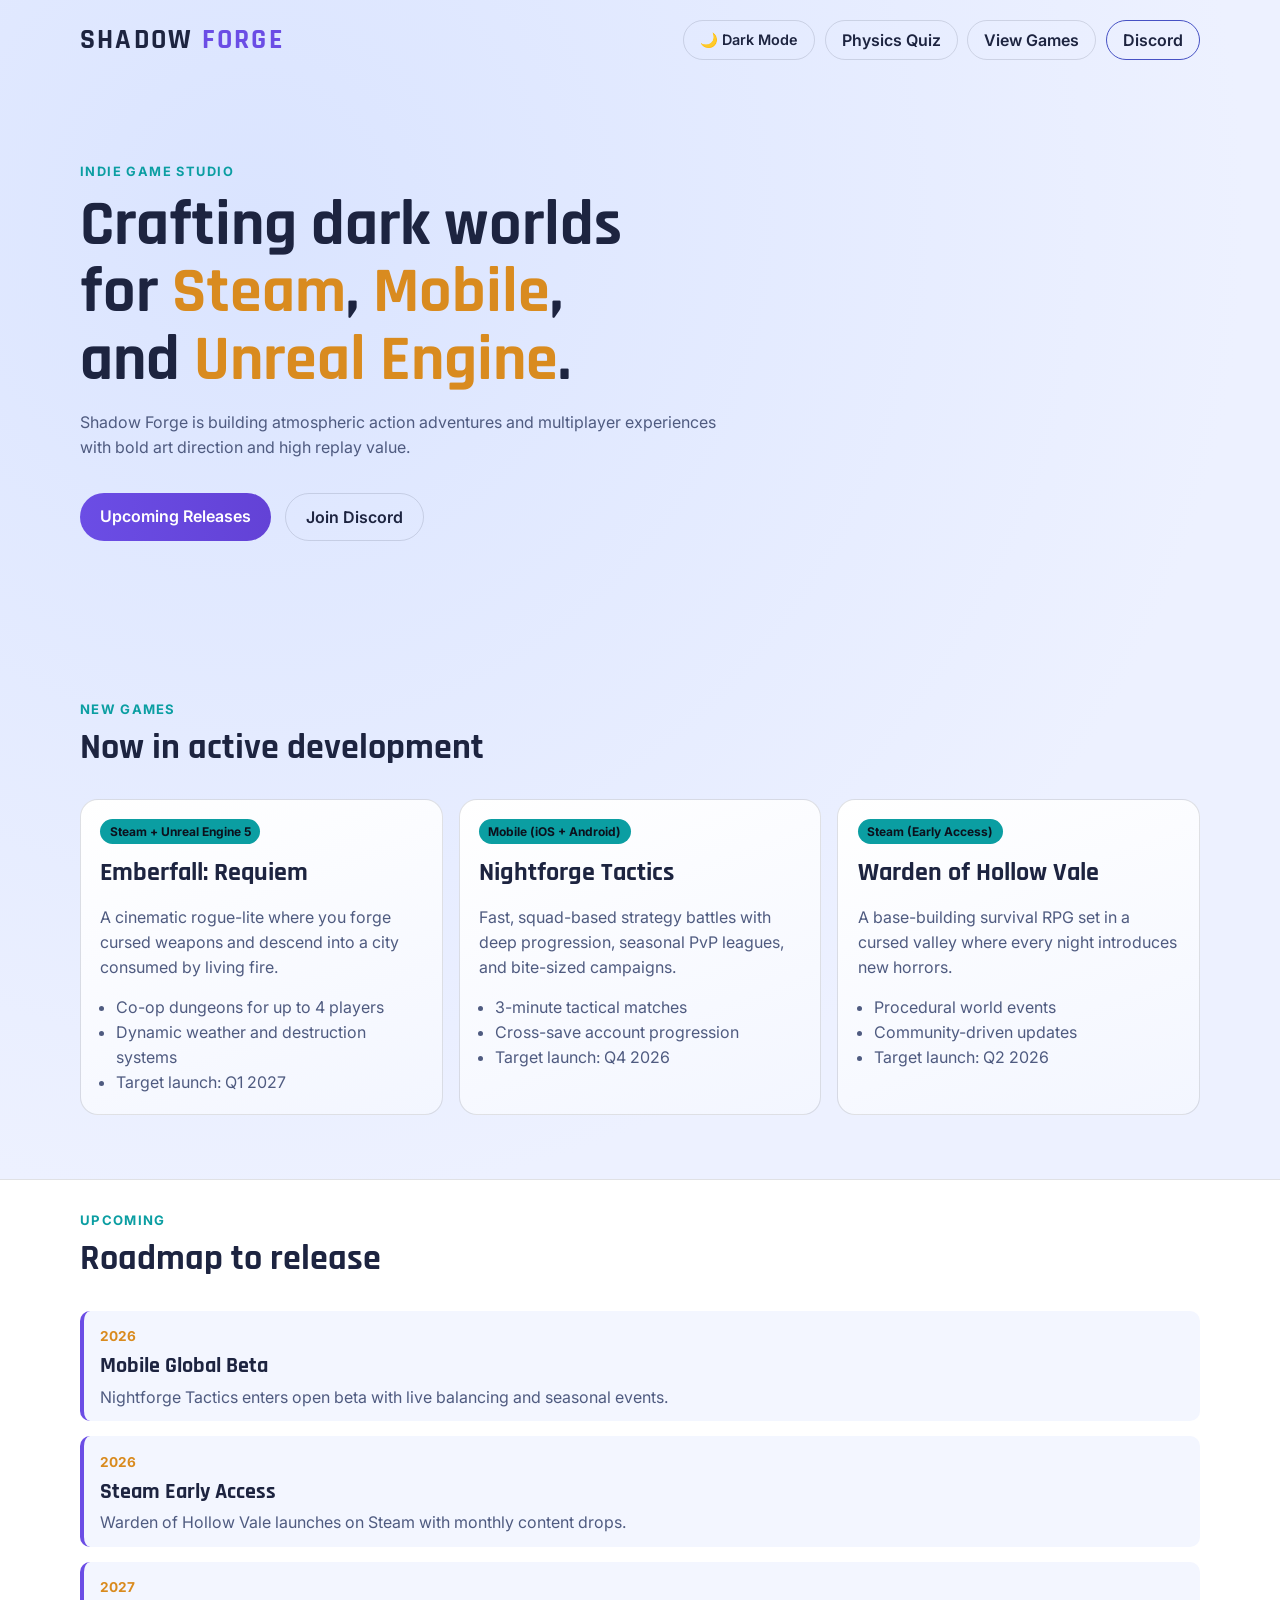
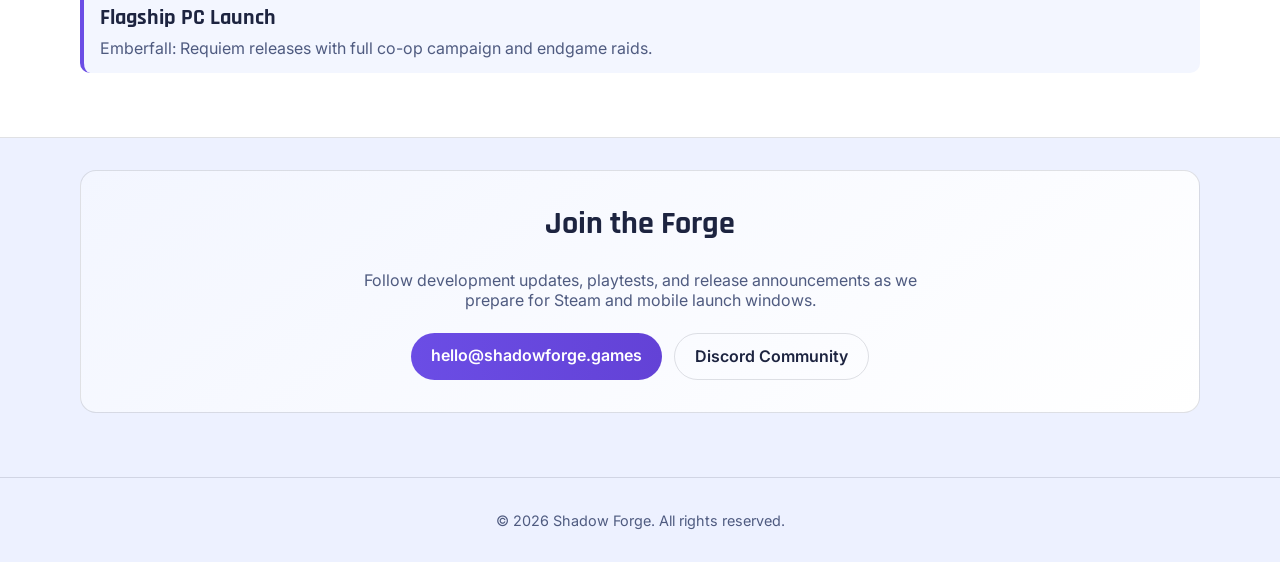
<file: index.html>
<!DOCTYPE html>
<html lang="en" data-theme="dark">
<head>
  <meta charset="UTF-8" />
  <meta name="viewport" content="width=device-width, initial-scale=1.0" />
  <title>Shadow Forge | Games in Development</title>
  <meta name="description" content="Shadow Forge is an independent game company building new and upcoming titles for Steam, mobile, and Unreal Engine-powered experiences." />
  <link rel="preconnect" href="https://fonts.googleapis.com">
  <link rel="preconnect" href="https://fonts.gstatic.com" crossorigin>
  <link href="https://fonts.googleapis.com/css2?family=Rajdhani:wght@400;600;700&family=Inter:wght@400;500;700&display=swap" rel="stylesheet">
  <link rel="stylesheet" href="styles.css" />
</head>
<body>
  <header class="hero">
    <nav class="nav container">
      <div class="brand">SHADOW <span>FORGE</span></div>
      <div class="nav-links">
        <button class="theme-toggle" id="theme-toggle" type="button" aria-label="Toggle dark and light mode">☀️ Light Mode</button>
        <a class="cta" href="quiz.html">Physics Quiz</a>
        <a class="cta" href="#games">View Games</a>
        <a class="cta cta-discord" href="https://discord.gg/9wCuND36" target="_blank" rel="noopener noreferrer">Discord</a>
      </div>
    </nav>
    <div class="hero-content container">
      <p class="eyebrow">Indie Game Studio</p>
      <h1>Crafting dark worlds for <span>Steam</span>, <span>Mobile</span>, and <span>Unreal Engine</span>.</h1>
      <p class="lead">
        Shadow Forge is building atmospheric action adventures and multiplayer experiences with bold art direction and high replay value.
      </p>
      <div class="hero-buttons">
        <a class="btn-primary" href="#upcoming">Upcoming Releases</a>
        <a class="btn-secondary" href="https://discord.gg/9wCuND36" target="_blank" rel="noopener noreferrer">Join Discord</a>
      </div>
    </div>
  </header>

  <main>
    <section class="section container" id="games">
      <div class="section-title">
        <p>New Games</p>
        <h2>Now in active development</h2>
      </div>
      <div class="card-grid">
        <article class="game-card">
          <div class="badge">Steam + Unreal Engine 5</div>
          <h3>Emberfall: Requiem</h3>
          <p>A cinematic rogue-lite where you forge cursed weapons and descend into a city consumed by living fire.</p>
          <ul>
            <li>Co-op dungeons for up to 4 players</li>
            <li>Dynamic weather and destruction systems</li>
            <li>Target launch: Q1 2027</li>
          </ul>
        </article>

        <article class="game-card">
          <div class="badge">Mobile (iOS + Android)</div>
          <h3>Nightforge Tactics</h3>
          <p>Fast, squad-based strategy battles with deep progression, seasonal PvP leagues, and bite-sized campaigns.</p>
          <ul>
            <li>3-minute tactical matches</li>
            <li>Cross-save account progression</li>
            <li>Target launch: Q4 2026</li>
          </ul>
        </article>

        <article class="game-card">
          <div class="badge">Steam (Early Access)</div>
          <h3>Warden of Hollow Vale</h3>
          <p>A base-building survival RPG set in a cursed valley where every night introduces new horrors.</p>
          <ul>
            <li>Procedural world events</li>
            <li>Community-driven updates</li>
            <li>Target launch: Q2 2026</li>
          </ul>
        </article>
      </div>
    </section>

    <section class="section section-alt" id="upcoming">
      <div class="container timeline-wrap">
        <div class="section-title">
          <p>Upcoming</p>
          <h2>Roadmap to release</h2>
        </div>
        <div class="timeline">
          <div class="timeline-item">
            <span>2026</span>
            <h4>Mobile Global Beta</h4>
            <p>Nightforge Tactics enters open beta with live balancing and seasonal events.</p>
          </div>
          <div class="timeline-item">
            <span>2026</span>
            <h4>Steam Early Access</h4>
            <p>Warden of Hollow Vale launches on Steam with monthly content drops.</p>
          </div>
          <div class="timeline-item">
            <span>2027</span>
            <h4>Flagship PC Launch</h4>
            <p>Emberfall: Requiem releases with full co-op campaign and endgame raids.</p>
          </div>
        </div>
      </div>
    </section>

    <section class="section container" id="contact">
      <div class="contact-box">
        <h2>Join the Forge</h2>
        <p>Follow development updates, playtests, and release announcements as we prepare for Steam and mobile launch windows.</p>
        <div class="contact-actions">
          <a href="mailto:hello@shadowforge.games" class="btn-primary">hello@shadowforge.games</a>
          <a href="https://discord.gg/9wCuND36" target="_blank" rel="noopener noreferrer" class="btn-secondary">Discord Community</a>
        </div>
      </div>
    </section>
  </main>

  <footer>
    <p>© 2026 Shadow Forge. All rights reserved.</p>
  </footer>

  <script>
    (function () {
      const root = document.documentElement;
      const toggle = document.getElementById('theme-toggle');
      const storageKey = 'shadowforge-theme';
      const preferred = window.matchMedia('(prefers-color-scheme: light)').matches ? 'light' : 'dark';
      const initial = localStorage.getItem(storageKey) || preferred;

      function setTheme(theme) {
        root.setAttribute('data-theme', theme);
        toggle.textContent = theme === 'dark' ? '☀️ Light Mode' : '🌙 Dark Mode';
      }

      setTheme(initial);

      toggle.addEventListener('click', function () {
        const next = root.getAttribute('data-theme') === 'dark' ? 'light' : 'dark';
        setTheme(next);
        localStorage.setItem(storageKey, next);
      });
    })();
  </script>
</body>
</html>
</file>
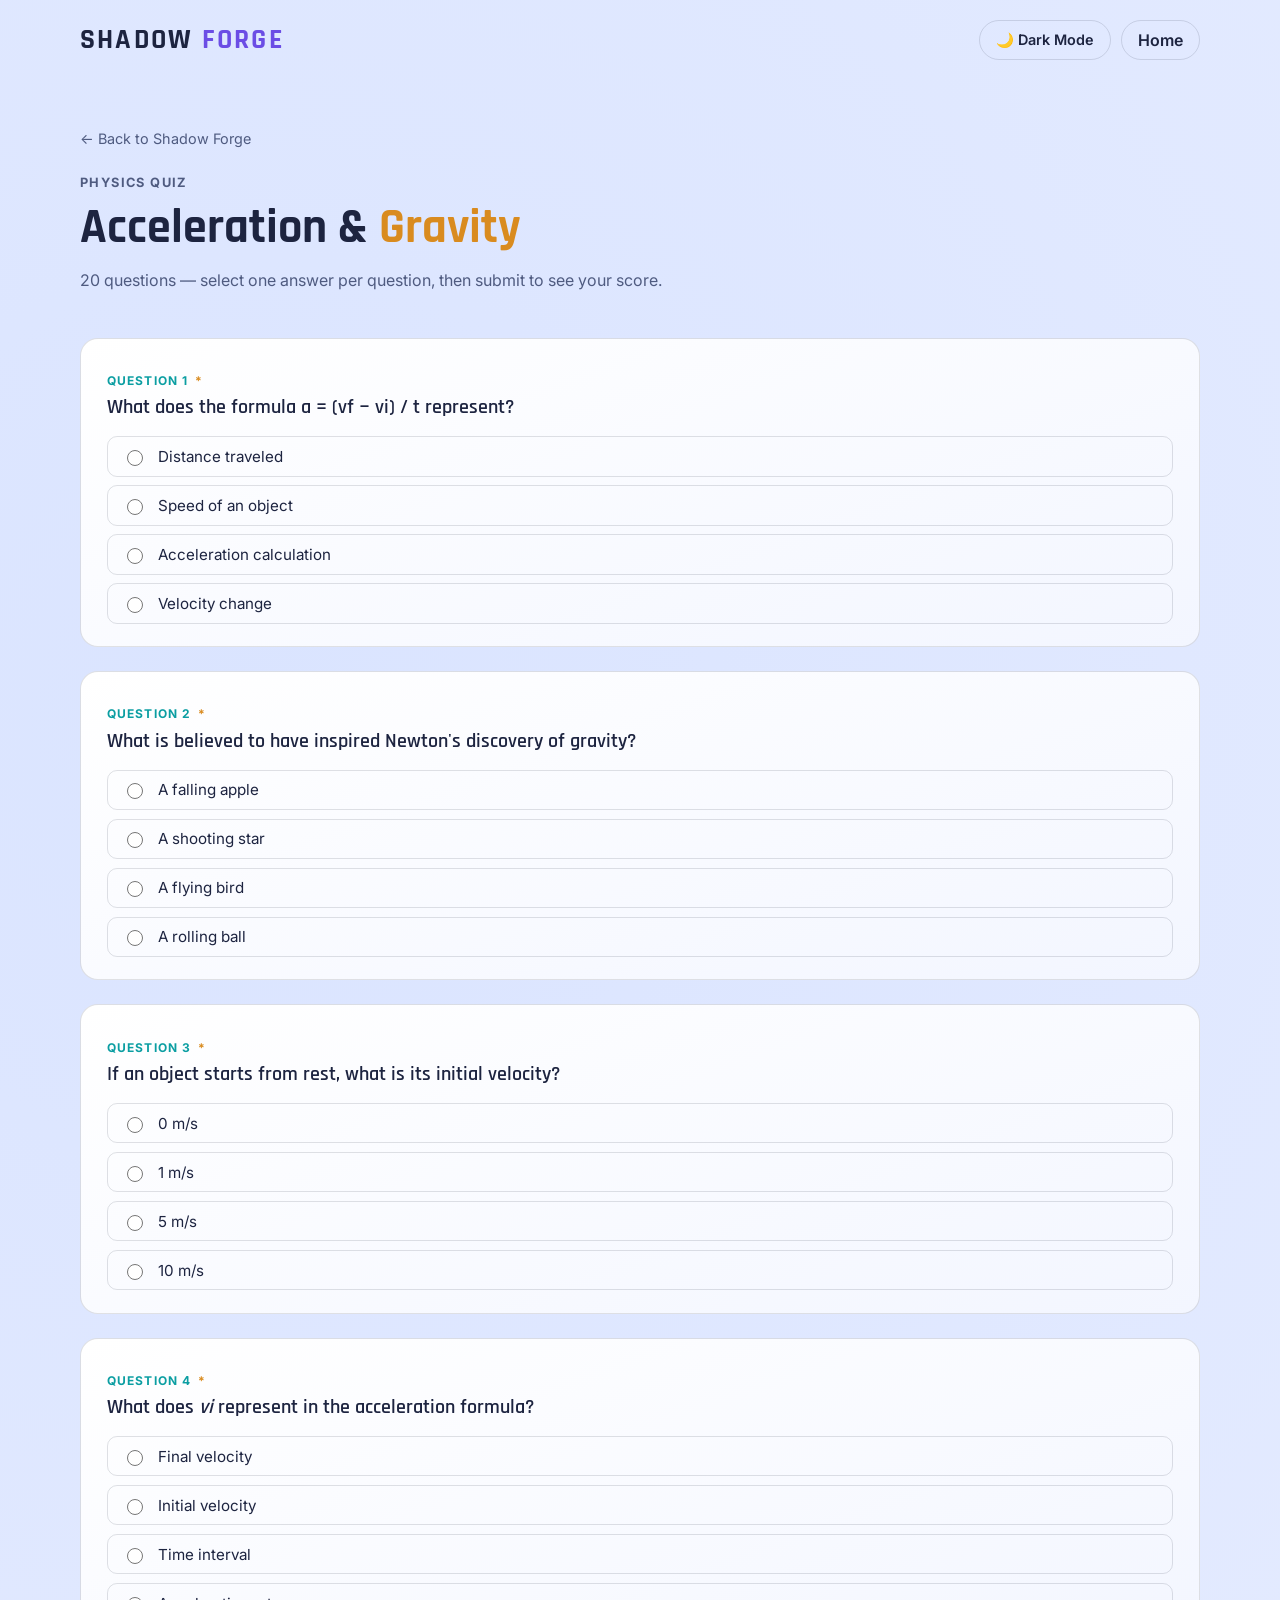
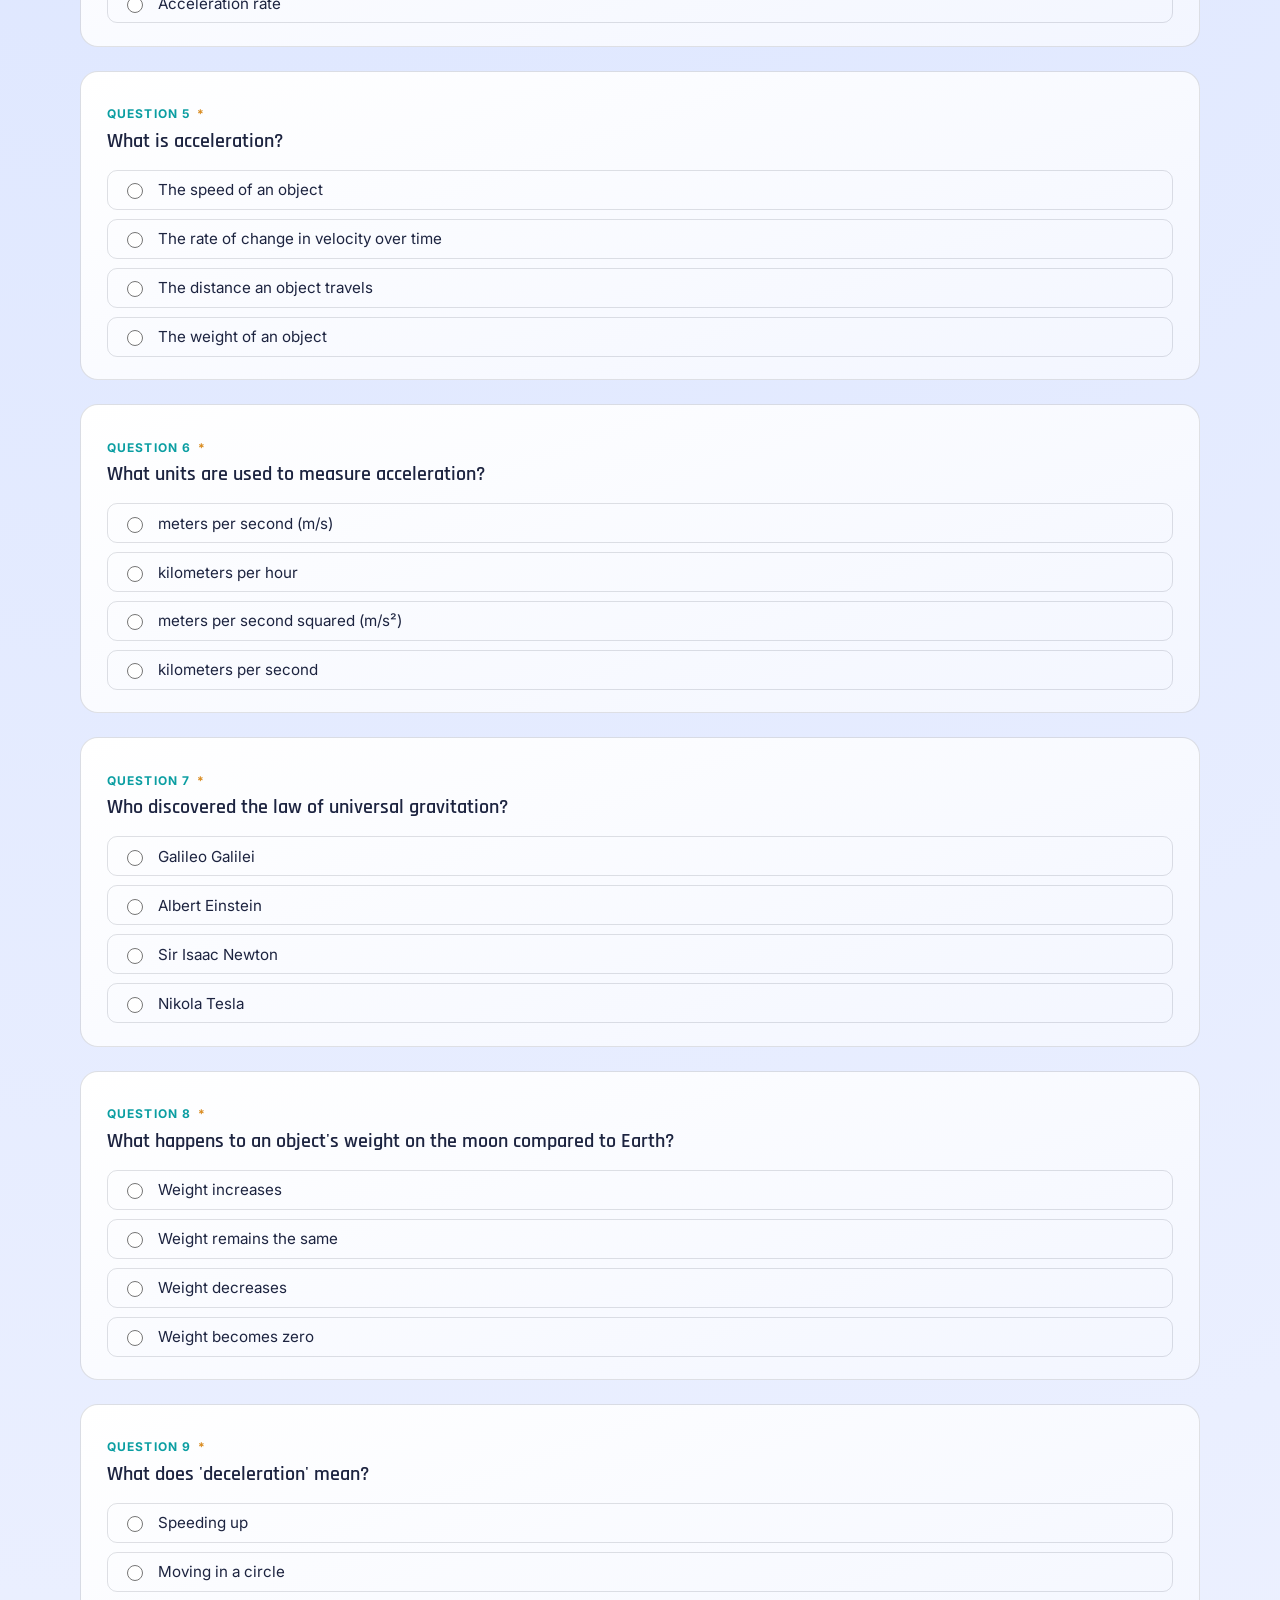
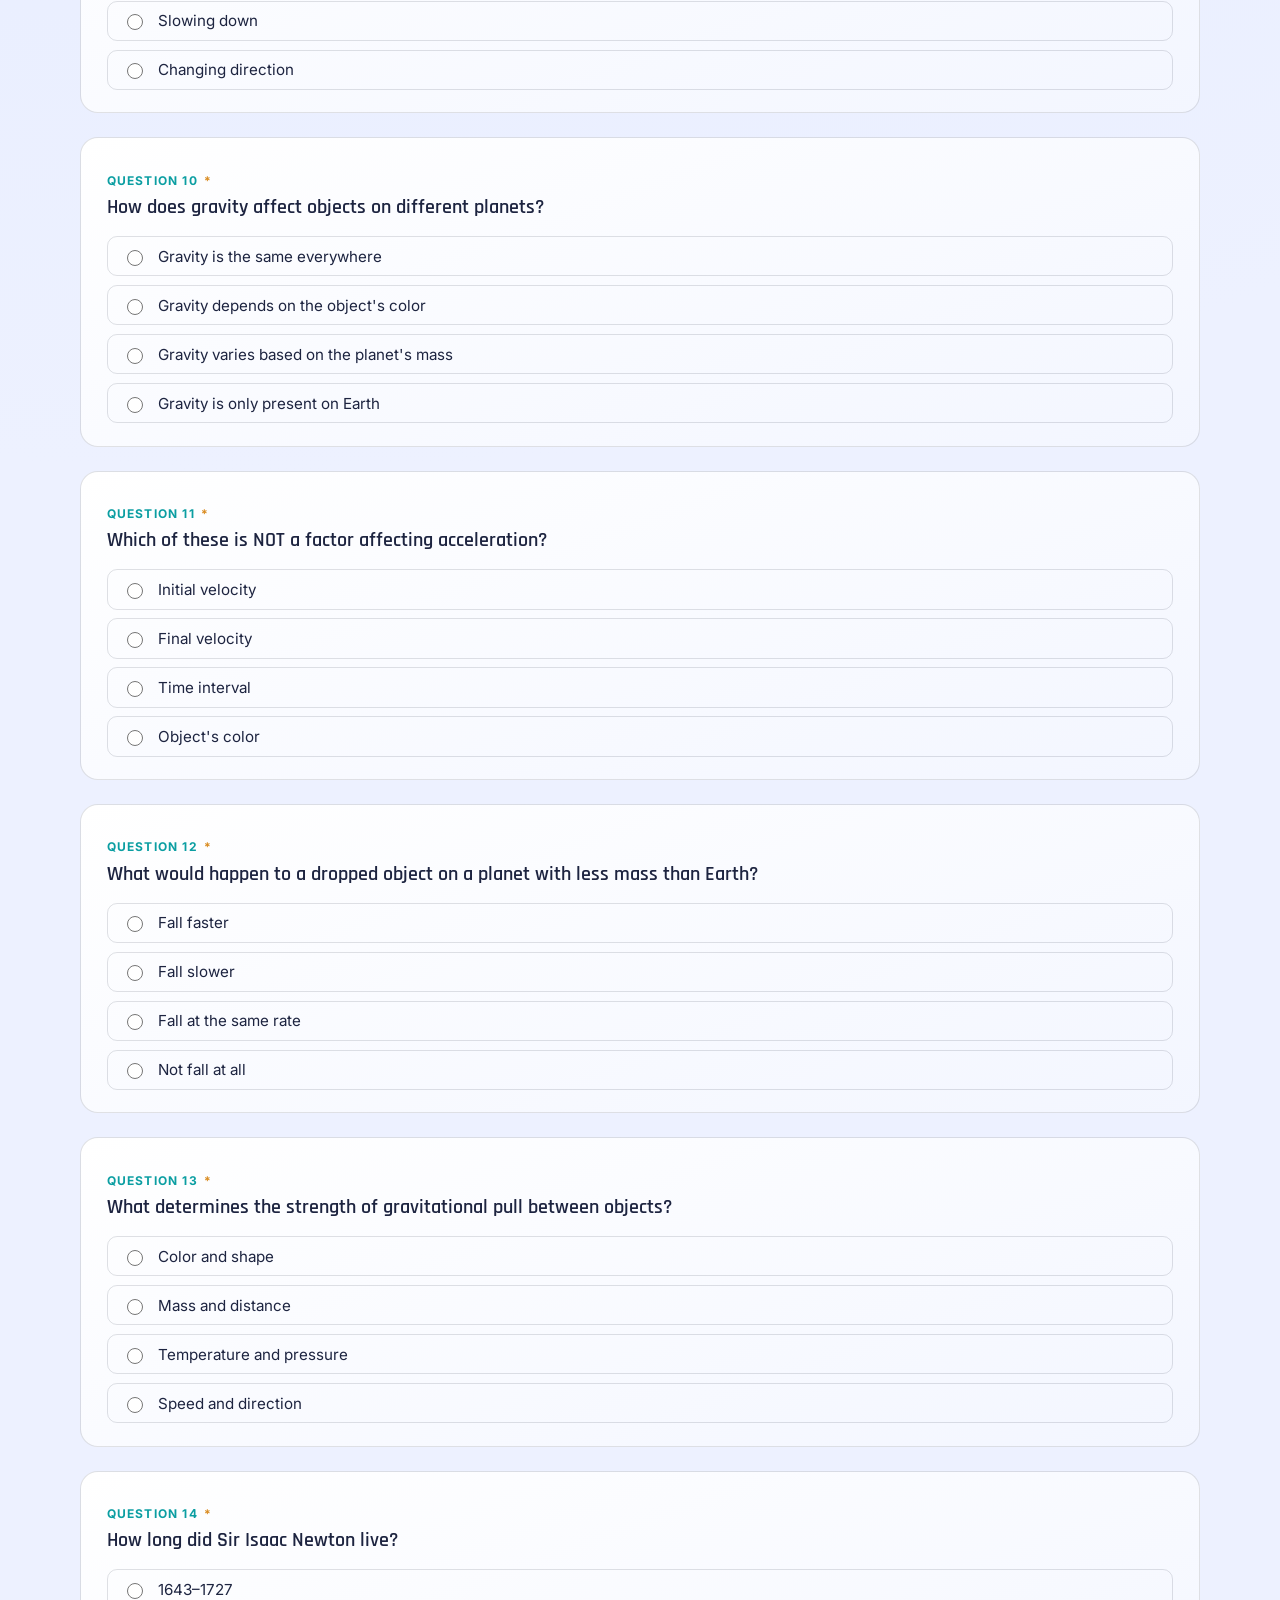
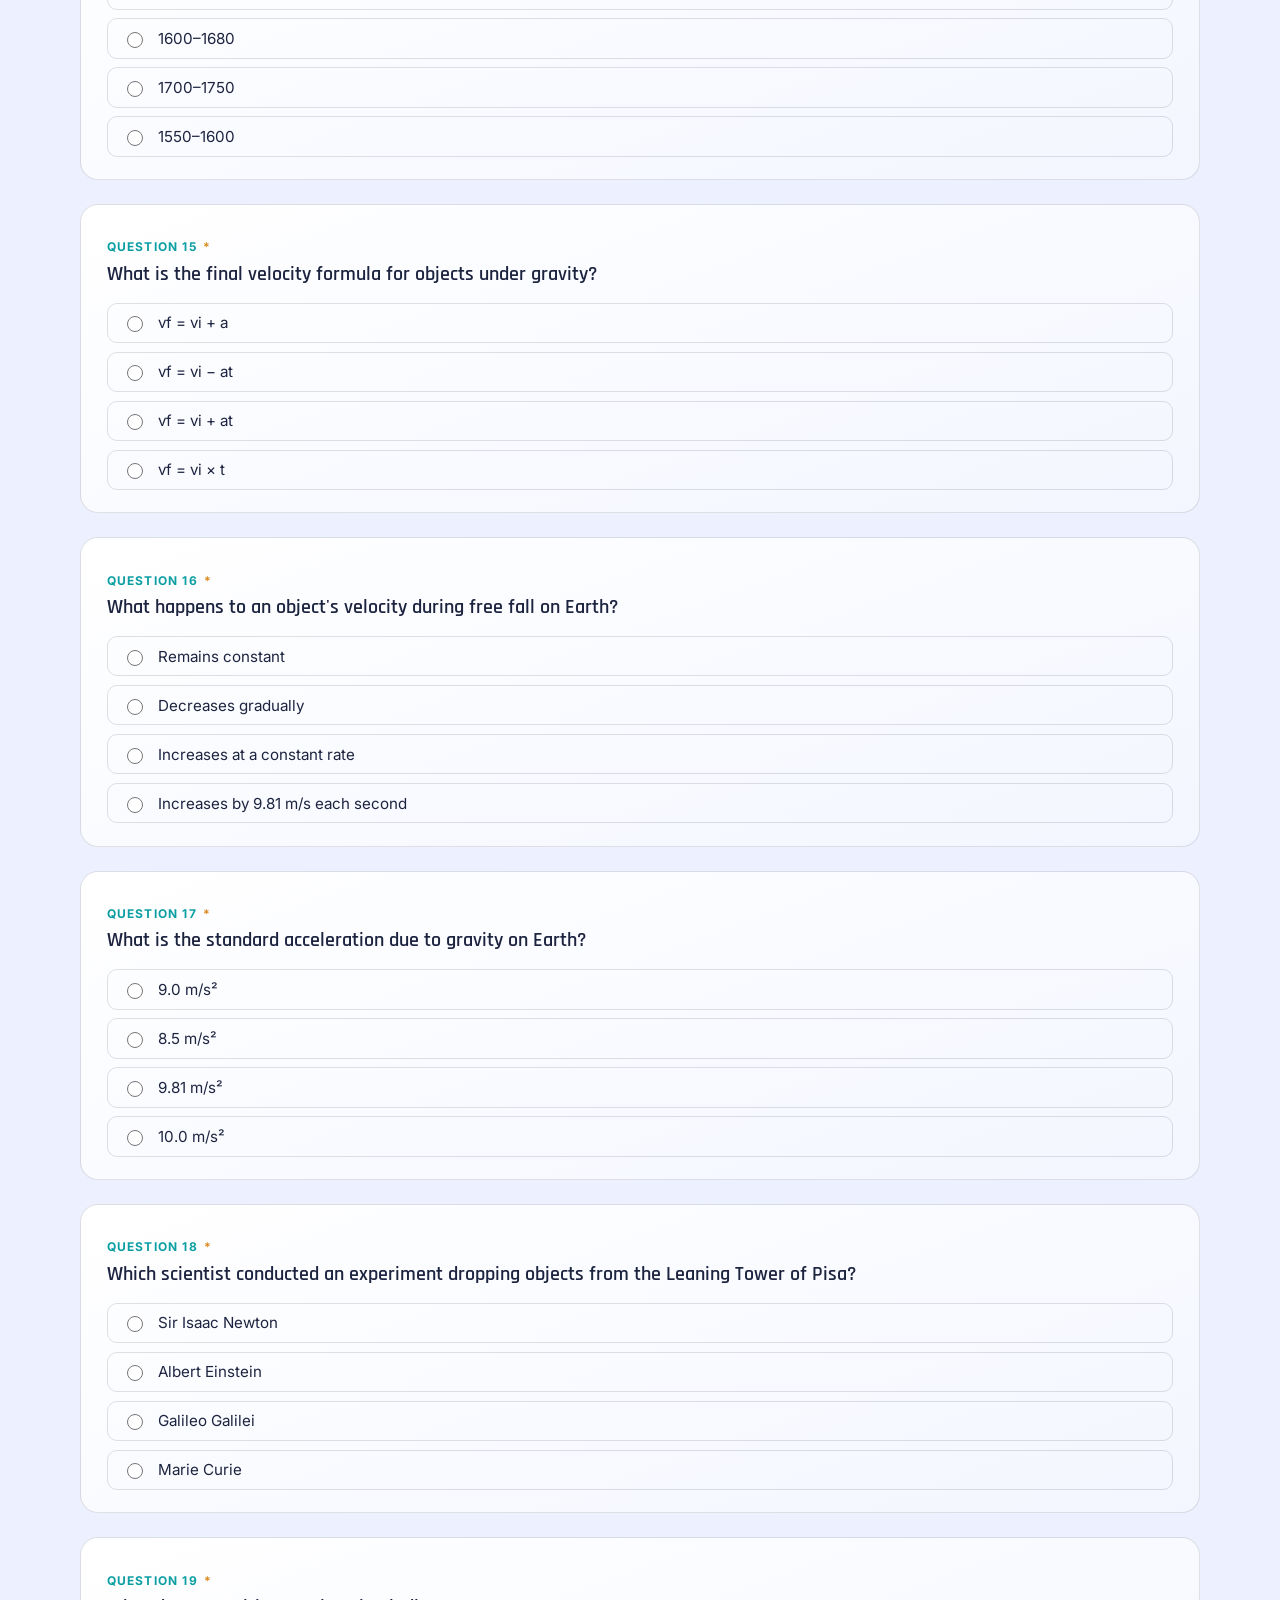
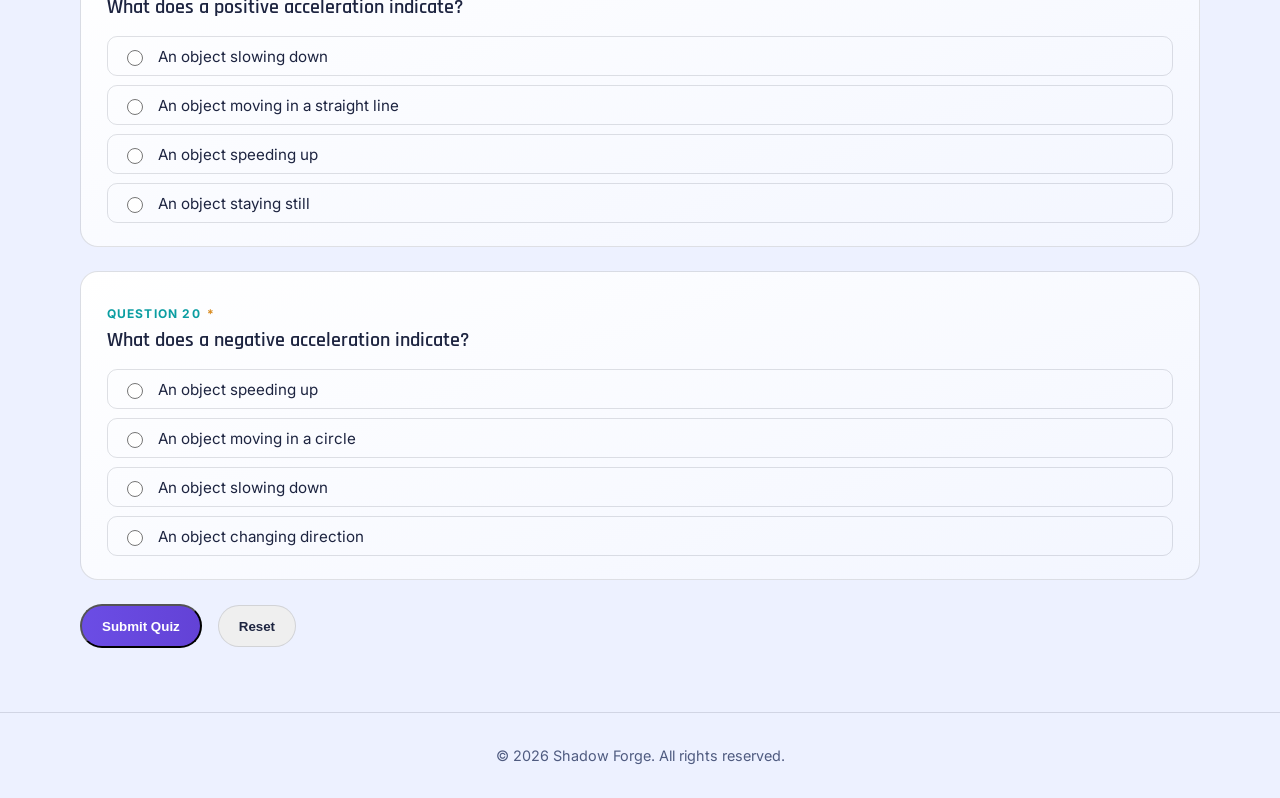
<file: quiz.html>
<!DOCTYPE html>
<html lang="en" data-theme="dark">
<head>
  <meta charset="UTF-8" />
  <meta name="viewport" content="width=device-width, initial-scale=1.0" />
  <title>Physics Quiz | Shadow Forge</title>
  <link rel="preconnect" href="https://fonts.googleapis.com">
  <link rel="preconnect" href="https://fonts.gstatic.com" crossorigin>
  <link href="https://fonts.googleapis.com/css2?family=Rajdhani:wght@400;600;700&family=Inter:wght@400;500;700&display=swap" rel="stylesheet">
  <link rel="stylesheet" href="styles.css" />
  <style>
    .quiz-header {
      padding: 3rem 0 2rem;
    }
    .quiz-header h1 {
      font-size: clamp(1.8rem, 4vw, 3rem);
      max-width: none;
      margin-bottom: 0.5rem;
    }
    .quiz-header p {
      color: var(--muted);
    }
    .quiz-form {
      display: flex;
      flex-direction: column;
      gap: 1.5rem;
      padding-bottom: 4rem;
    }
    .question-card {
      background: linear-gradient(160deg, var(--panel), var(--panel-soft));
      border: 1px solid var(--line);
      border-radius: 18px;
      padding: 1.4rem 1.6rem;
    }
    .question-number {
      font-size: 0.75rem;
      font-weight: 700;
      color: var(--secondary);
      text-transform: uppercase;
      letter-spacing: 0.1em;
      margin-bottom: 0.4rem;
    }
    .question-text {
      font-family: Rajdhani, sans-serif;
      font-size: 1.25rem;
      font-weight: 600;
      margin: 0 0 1rem;
      line-height: 1.3;
    }
    .required-star {
      color: var(--accent);
      margin-left: 2px;
    }
    .options {
      display: flex;
      flex-direction: column;
      gap: 0.55rem;
    }
    .option-label {
      display: flex;
      align-items: center;
      gap: 0.75rem;
      padding: 0.6rem 0.9rem;
      border: 1px solid var(--line);
      border-radius: 10px;
      cursor: pointer;
      transition: background 0.15s ease, border-color 0.15s ease;
      font-size: 0.95rem;
    }
    .option-label:hover {
      background: var(--panel-soft);
      border-color: var(--primary);
    }
    .option-label input[type="radio"] {
      accent-color: var(--primary);
      width: 1rem;
      height: 1rem;
      flex-shrink: 0;
    }
    .option-label.correct {
      border-color: var(--secondary);
      background: color-mix(in srgb, var(--secondary) 12%, transparent);
    }
    .option-label.incorrect {
      border-color: #e55;
      background: color-mix(in srgb, #e55 12%, transparent);
    }
    .option-label.reveal-correct {
      border-color: var(--secondary);
    }
    .quiz-actions {
      display: flex;
      gap: 1rem;
      flex-wrap: wrap;
      align-items: center;
    }
    .score-display {
      display: none;
      background: linear-gradient(145deg, var(--panel-soft), var(--panel));
      border: 1px solid var(--line);
      border-radius: 16px;
      padding: 2rem;
      text-align: center;
      margin-top: 1rem;
    }
    .score-display h2 {
      font-family: Rajdhani, sans-serif;
      font-size: 2rem;
      margin-top: 0;
    }
    .score-number {
      font-family: Rajdhani, sans-serif;
      font-size: 3.5rem;
      font-weight: 700;
      color: var(--accent);
    }
    .score-display p {
      color: var(--muted);
    }
    .back-link {
      display: inline-flex;
      align-items: center;
      gap: 0.4rem;
      color: var(--muted);
      text-decoration: none;
      font-size: 0.9rem;
      margin-bottom: 1rem;
    }
    .back-link:hover {
      color: var(--text);
    }
  </style>
</head>
<body>
  <header class="hero" style="padding-bottom:0">
    <nav class="nav container">
      <div class="brand">SHADOW <span>FORGE</span></div>
      <div class="nav-links">
        <button class="theme-toggle" id="theme-toggle" type="button" aria-label="Toggle dark and light mode">☀️ Light Mode</button>
        <a class="cta" href="index.html">Home</a>
      </div>
    </nav>
  </header>

  <main>
    <div class="container">
      <div class="quiz-header">
        <a class="back-link" href="index.html">&#8592; Back to Shadow Forge</a>
        <p class="eyebrow">Physics Quiz</p>
        <h1>Acceleration &amp; <span>Gravity</span></h1>
        <p>20 questions &mdash; select one answer per question, then submit to see your score.</p>
      </div>

      <form class="quiz-form" id="quiz-form" novalidate>

        <!-- Q1 -->
        <div class="question-card" data-answer="c">
          <p class="question-number">Question 1 <span class="required-star">*</span></p>
          <p class="question-text">What does the formula a = (vf &minus; vi) / t represent?</p>
          <div class="options">
            <label class="option-label"><input type="radio" name="q1" value="a"> Distance traveled</label>
            <label class="option-label"><input type="radio" name="q1" value="b"> Speed of an object</label>
            <label class="option-label"><input type="radio" name="q1" value="c"> Acceleration calculation</label>
            <label class="option-label"><input type="radio" name="q1" value="d"> Velocity change</label>
          </div>
        </div>

        <!-- Q2 -->
        <div class="question-card" data-answer="a">
          <p class="question-number">Question 2 <span class="required-star">*</span></p>
          <p class="question-text">What is believed to have inspired Newton's discovery of gravity?</p>
          <div class="options">
            <label class="option-label"><input type="radio" name="q2" value="a"> A falling apple</label>
            <label class="option-label"><input type="radio" name="q2" value="b"> A shooting star</label>
            <label class="option-label"><input type="radio" name="q2" value="c"> A flying bird</label>
            <label class="option-label"><input type="radio" name="q2" value="d"> A rolling ball</label>
          </div>
        </div>

        <!-- Q3 -->
        <div class="question-card" data-answer="a">
          <p class="question-number">Question 3 <span class="required-star">*</span></p>
          <p class="question-text">If an object starts from rest, what is its initial velocity?</p>
          <div class="options">
            <label class="option-label"><input type="radio" name="q3" value="a"> 0 m/s</label>
            <label class="option-label"><input type="radio" name="q3" value="b"> 1 m/s</label>
            <label class="option-label"><input type="radio" name="q3" value="c"> 5 m/s</label>
            <label class="option-label"><input type="radio" name="q3" value="d"> 10 m/s</label>
          </div>
        </div>

        <!-- Q4 -->
        <div class="question-card" data-answer="b">
          <p class="question-number">Question 4 <span class="required-star">*</span></p>
          <p class="question-text">What does <em>vi</em> represent in the acceleration formula?</p>
          <div class="options">
            <label class="option-label"><input type="radio" name="q4" value="a"> Final velocity</label>
            <label class="option-label"><input type="radio" name="q4" value="b"> Initial velocity</label>
            <label class="option-label"><input type="radio" name="q4" value="c"> Time interval</label>
            <label class="option-label"><input type="radio" name="q4" value="d"> Acceleration rate</label>
          </div>
        </div>

        <!-- Q5 -->
        <div class="question-card" data-answer="b">
          <p class="question-number">Question 5 <span class="required-star">*</span></p>
          <p class="question-text">What is acceleration?</p>
          <div class="options">
            <label class="option-label"><input type="radio" name="q5" value="a"> The speed of an object</label>
            <label class="option-label"><input type="radio" name="q5" value="b"> The rate of change in velocity over time</label>
            <label class="option-label"><input type="radio" name="q5" value="c"> The distance an object travels</label>
            <label class="option-label"><input type="radio" name="q5" value="d"> The weight of an object</label>
          </div>
        </div>

        <!-- Q6 -->
        <div class="question-card" data-answer="c">
          <p class="question-number">Question 6 <span class="required-star">*</span></p>
          <p class="question-text">What units are used to measure acceleration?</p>
          <div class="options">
            <label class="option-label"><input type="radio" name="q6" value="a"> meters per second (m/s)</label>
            <label class="option-label"><input type="radio" name="q6" value="b"> kilometers per hour</label>
            <label class="option-label"><input type="radio" name="q6" value="c"> meters per second squared (m/s²)</label>
            <label class="option-label"><input type="radio" name="q6" value="d"> kilometers per second</label>
          </div>
        </div>

        <!-- Q7 -->
        <div class="question-card" data-answer="c">
          <p class="question-number">Question 7 <span class="required-star">*</span></p>
          <p class="question-text">Who discovered the law of universal gravitation?</p>
          <div class="options">
            <label class="option-label"><input type="radio" name="q7" value="a"> Galileo Galilei</label>
            <label class="option-label"><input type="radio" name="q7" value="b"> Albert Einstein</label>
            <label class="option-label"><input type="radio" name="q7" value="c"> Sir Isaac Newton</label>
            <label class="option-label"><input type="radio" name="q7" value="d"> Nikola Tesla</label>
          </div>
        </div>

        <!-- Q8 -->
        <div class="question-card" data-answer="c">
          <p class="question-number">Question 8 <span class="required-star">*</span></p>
          <p class="question-text">What happens to an object's weight on the moon compared to Earth?</p>
          <div class="options">
            <label class="option-label"><input type="radio" name="q8" value="a"> Weight increases</label>
            <label class="option-label"><input type="radio" name="q8" value="b"> Weight remains the same</label>
            <label class="option-label"><input type="radio" name="q8" value="c"> Weight decreases</label>
            <label class="option-label"><input type="radio" name="q8" value="d"> Weight becomes zero</label>
          </div>
        </div>

        <!-- Q9 -->
        <div class="question-card" data-answer="c">
          <p class="question-number">Question 9 <span class="required-star">*</span></p>
          <p class="question-text">What does 'deceleration' mean?</p>
          <div class="options">
            <label class="option-label"><input type="radio" name="q9" value="a"> Speeding up</label>
            <label class="option-label"><input type="radio" name="q9" value="b"> Moving in a circle</label>
            <label class="option-label"><input type="radio" name="q9" value="c"> Slowing down</label>
            <label class="option-label"><input type="radio" name="q9" value="d"> Changing direction</label>
          </div>
        </div>

        <!-- Q10 -->
        <div class="question-card" data-answer="c">
          <p class="question-number">Question 10 <span class="required-star">*</span></p>
          <p class="question-text">How does gravity affect objects on different planets?</p>
          <div class="options">
            <label class="option-label"><input type="radio" name="q10" value="a"> Gravity is the same everywhere</label>
            <label class="option-label"><input type="radio" name="q10" value="b"> Gravity depends on the object's color</label>
            <label class="option-label"><input type="radio" name="q10" value="c"> Gravity varies based on the planet's mass</label>
            <label class="option-label"><input type="radio" name="q10" value="d"> Gravity is only present on Earth</label>
          </div>
        </div>

        <!-- Q11 -->
        <div class="question-card" data-answer="d">
          <p class="question-number">Question 11 <span class="required-star">*</span></p>
          <p class="question-text">Which of these is NOT a factor affecting acceleration?</p>
          <div class="options">
            <label class="option-label"><input type="radio" name="q11" value="a"> Initial velocity</label>
            <label class="option-label"><input type="radio" name="q11" value="b"> Final velocity</label>
            <label class="option-label"><input type="radio" name="q11" value="c"> Time interval</label>
            <label class="option-label"><input type="radio" name="q11" value="d"> Object's color</label>
          </div>
        </div>

        <!-- Q12 -->
        <div class="question-card" data-answer="b">
          <p class="question-number">Question 12 <span class="required-star">*</span></p>
          <p class="question-text">What would happen to a dropped object on a planet with less mass than Earth?</p>
          <div class="options">
            <label class="option-label"><input type="radio" name="q12" value="a"> Fall faster</label>
            <label class="option-label"><input type="radio" name="q12" value="b"> Fall slower</label>
            <label class="option-label"><input type="radio" name="q12" value="c"> Fall at the same rate</label>
            <label class="option-label"><input type="radio" name="q12" value="d"> Not fall at all</label>
          </div>
        </div>

        <!-- Q13 -->
        <div class="question-card" data-answer="b">
          <p class="question-number">Question 13 <span class="required-star">*</span></p>
          <p class="question-text">What determines the strength of gravitational pull between objects?</p>
          <div class="options">
            <label class="option-label"><input type="radio" name="q13" value="a"> Color and shape</label>
            <label class="option-label"><input type="radio" name="q13" value="b"> Mass and distance</label>
            <label class="option-label"><input type="radio" name="q13" value="c"> Temperature and pressure</label>
            <label class="option-label"><input type="radio" name="q13" value="d"> Speed and direction</label>
          </div>
        </div>

        <!-- Q14 -->
        <div class="question-card" data-answer="a">
          <p class="question-number">Question 14 <span class="required-star">*</span></p>
          <p class="question-text">How long did Sir Isaac Newton live?</p>
          <div class="options">
            <label class="option-label"><input type="radio" name="q14" value="a"> 1643&ndash;1727</label>
            <label class="option-label"><input type="radio" name="q14" value="b"> 1600&ndash;1680</label>
            <label class="option-label"><input type="radio" name="q14" value="c"> 1700&ndash;1750</label>
            <label class="option-label"><input type="radio" name="q14" value="d"> 1550&ndash;1600</label>
          </div>
        </div>

        <!-- Q15 -->
        <div class="question-card" data-answer="c">
          <p class="question-number">Question 15 <span class="required-star">*</span></p>
          <p class="question-text">What is the final velocity formula for objects under gravity?</p>
          <div class="options">
            <label class="option-label"><input type="radio" name="q15" value="a"> vf = vi + a</label>
            <label class="option-label"><input type="radio" name="q15" value="b"> vf = vi &minus; at</label>
            <label class="option-label"><input type="radio" name="q15" value="c"> vf = vi + at</label>
            <label class="option-label"><input type="radio" name="q15" value="d"> vf = vi &times; t</label>
          </div>
        </div>

        <!-- Q16 -->
        <div class="question-card" data-answer="d">
          <p class="question-number">Question 16 <span class="required-star">*</span></p>
          <p class="question-text">What happens to an object's velocity during free fall on Earth?</p>
          <div class="options">
            <label class="option-label"><input type="radio" name="q16" value="a"> Remains constant</label>
            <label class="option-label"><input type="radio" name="q16" value="b"> Decreases gradually</label>
            <label class="option-label"><input type="radio" name="q16" value="c"> Increases at a constant rate</label>
            <label class="option-label"><input type="radio" name="q16" value="d"> Increases by 9.81 m/s each second</label>
          </div>
        </div>

        <!-- Q17 -->
        <div class="question-card" data-answer="c">
          <p class="question-number">Question 17 <span class="required-star">*</span></p>
          <p class="question-text">What is the standard acceleration due to gravity on Earth?</p>
          <div class="options">
            <label class="option-label"><input type="radio" name="q17" value="a"> 9.0 m/s²</label>
            <label class="option-label"><input type="radio" name="q17" value="b"> 8.5 m/s²</label>
            <label class="option-label"><input type="radio" name="q17" value="c"> 9.81 m/s²</label>
            <label class="option-label"><input type="radio" name="q17" value="d"> 10.0 m/s²</label>
          </div>
        </div>

        <!-- Q18 -->
        <div class="question-card" data-answer="c">
          <p class="question-number">Question 18 <span class="required-star">*</span></p>
          <p class="question-text">Which scientist conducted an experiment dropping objects from the Leaning Tower of Pisa?</p>
          <div class="options">
            <label class="option-label"><input type="radio" name="q18" value="a"> Sir Isaac Newton</label>
            <label class="option-label"><input type="radio" name="q18" value="b"> Albert Einstein</label>
            <label class="option-label"><input type="radio" name="q18" value="c"> Galileo Galilei</label>
            <label class="option-label"><input type="radio" name="q18" value="d"> Marie Curie</label>
          </div>
        </div>

        <!-- Q19 -->
        <div class="question-card" data-answer="c">
          <p class="question-number">Question 19 <span class="required-star">*</span></p>
          <p class="question-text">What does a positive acceleration indicate?</p>
          <div class="options">
            <label class="option-label"><input type="radio" name="q19" value="a"> An object slowing down</label>
            <label class="option-label"><input type="radio" name="q19" value="b"> An object moving in a straight line</label>
            <label class="option-label"><input type="radio" name="q19" value="c"> An object speeding up</label>
            <label class="option-label"><input type="radio" name="q19" value="d"> An object staying still</label>
          </div>
        </div>

        <!-- Q20 -->
        <div class="question-card" data-answer="c">
          <p class="question-number">Question 20 <span class="required-star">*</span></p>
          <p class="question-text">What does a negative acceleration indicate?</p>
          <div class="options">
            <label class="option-label"><input type="radio" name="q20" value="a"> An object speeding up</label>
            <label class="option-label"><input type="radio" name="q20" value="b"> An object moving in a circle</label>
            <label class="option-label"><input type="radio" name="q20" value="c"> An object slowing down</label>
            <label class="option-label"><input type="radio" name="q20" value="d"> An object changing direction</label>
          </div>
        </div>

        <div class="quiz-actions">
          <button type="submit" class="btn-primary">Submit Quiz</button>
          <button type="button" class="btn-secondary" id="reset-btn">Reset</button>
        </div>
      </form>

      <div class="score-display" id="score-display">
        <h2>Quiz Complete!</h2>
        <div class="score-number" id="score-number"></div>
        <p id="score-text"></p>
        <button class="btn-primary" id="retake-btn" style="margin-top:0.5rem">Retake Quiz</button>
      </div>
    </div>
  </main>

  <footer>
    <p>© 2026 Shadow Forge. All rights reserved.</p>
  </footer>

  <script>
    (function () {
      const root = document.documentElement;
      const toggle = document.getElementById('theme-toggle');
      const storageKey = 'shadowforge-theme';
      const preferred = window.matchMedia('(prefers-color-scheme: light)').matches ? 'light' : 'dark';
      const initial = localStorage.getItem(storageKey) || preferred;

      function setTheme(theme) {
        root.setAttribute('data-theme', theme);
        toggle.textContent = theme === 'dark' ? '☀️ Light Mode' : '🌙 Dark Mode';
      }
      setTheme(initial);
      toggle.addEventListener('click', function () {
        const next = root.getAttribute('data-theme') === 'dark' ? 'light' : 'dark';
        setTheme(next);
        localStorage.setItem(storageKey, next);
      });
    })();

    (function () {
      const form = document.getElementById('quiz-form');
      const scoreDisplay = document.getElementById('score-display');
      const scoreNumber = document.getElementById('score-number');
      const scoreText = document.getElementById('score-text');
      const resetBtn = document.getElementById('reset-btn');
      const retakeBtn = document.getElementById('retake-btn');
      const cards = document.querySelectorAll('.question-card');

      form.addEventListener('submit', function (e) {
        e.preventDefault();
        let correct = 0;
        cards.forEach(function (card) {
          const answer = card.dataset.answer;
          const name = card.querySelector('input[type="radio"]').name;
          const selected = card.querySelector('input[name="' + name + '"]:checked');
          const labels = card.querySelectorAll('.option-label');

          labels.forEach(function (label) {
            const val = label.querySelector('input').value;
            label.classList.remove('correct', 'incorrect', 'reveal-correct');
            if (val === answer) {
              label.classList.add('reveal-correct');
            }
          });

          if (selected) {
            const selectedLabel = selected.closest('.option-label');
            if (selected.value === answer) {
              selectedLabel.classList.add('correct');
              correct++;
            } else {
              selectedLabel.classList.add('incorrect');
            }
          }
        });

        scoreNumber.textContent = correct + ' / 20';
        const pct = Math.round((correct / 20) * 100);
        scoreText.textContent = pct + '% — ' + (pct >= 80 ? 'Great work!' : pct >= 60 ? 'Good effort!' : 'Keep studying!');
        scoreDisplay.style.display = 'block';
        scoreDisplay.scrollIntoView({ behavior: 'smooth', block: 'start' });
      });

      function reset() {
        form.reset();
        cards.forEach(function (card) {
          card.querySelectorAll('.option-label').forEach(function (l) {
            l.classList.remove('correct', 'incorrect', 'reveal-correct');
          });
        });
        scoreDisplay.style.display = 'none';
        window.scrollTo({ top: 0, behavior: 'smooth' });
      }

      resetBtn.addEventListener('click', reset);
      retakeBtn.addEventListener('click', reset);
    })();
  </script>
</body>
</html>
</file>
<file: styles.css>
:root {
  --bg: #0b0d14;
  --bg-grad-start: #1b2242;
  --panel: #111523;
  --panel-soft: #171d30;
  --text: #e9ecf8;
  --muted: #a8b1ca;
  --line: #ffffff22;
  --primary: #8a5cf6;
  --secondary: #23d0d3;
  --accent: #f3a635;
  --discord: #5865f2;
}

html[data-theme="light"] {
  --bg: #edf1ff;
  --bg-grad-start: #dae4ff;
  --panel: #ffffff;
  --panel-soft: #f3f6ff;
  --text: #1d2440;
  --muted: #4f5b80;
  --line: #18213a22;
  --primary: #6b4de5;
  --secondary: #0b9ea2;
  --accent: #d98b1f;
  --discord: #4752c4;
}

* {
  box-sizing: border-box;
}

html,
body {
  margin: 0;
  padding: 0;
  background: radial-gradient(circle at 20% 10%, var(--bg-grad-start) 0%, var(--bg) 45%);
  color: var(--text);
  font-family: Inter, system-ui, -apple-system, Segoe UI, Roboto, Helvetica, Arial, sans-serif;
}

.container {
  width: min(1120px, 92vw);
  margin-inline: auto;
}

.nav {
  display: flex;
  justify-content: space-between;
  align-items: center;
  padding: 1.25rem 0;
}

.nav-links {
  display: flex;
  gap: 0.6rem;
  flex-wrap: wrap;
  justify-content: flex-end;
}

.brand {
  font-family: Rajdhani, sans-serif;
  font-size: 1.75rem;
  font-weight: 700;
  letter-spacing: 0.08em;
}

.brand span {
  color: var(--primary);
}

.cta,
.btn-primary,
.btn-secondary,
.theme-toggle {
  text-decoration: none;
  font-weight: 600;
  border-radius: 999px;
  transition: transform 0.2s ease, opacity 0.2s ease;
}

.theme-toggle {
  cursor: pointer;
  border: 1px solid var(--line);
  background: transparent;
  color: var(--text);
  padding: 0.55rem 1rem;
  font-family: inherit;
  font-size: 0.9rem;
}

.cta {
  color: var(--text);
  border: 1px solid var(--line);
  padding: 0.55rem 1rem;
}

.cta-discord {
  border-color: var(--discord);
}

.cta:hover,
.btn-primary:hover,
.btn-secondary:hover,
.theme-toggle:hover {
  transform: translateY(-2px);
  opacity: 0.95;
}

.hero {
  padding-bottom: 3rem;
}

.hero-content {
  padding: 4.5rem 0 5rem;
}

.eyebrow {
  color: var(--secondary);
  letter-spacing: 0.11em;
  text-transform: uppercase;
  font-size: 0.8rem;
  font-weight: 700;
}

h1 {
  font-family: Rajdhani, sans-serif;
  line-height: 1.05;
  font-size: clamp(2.2rem, 5vw, 4.4rem);
  margin: 0.4rem 0 1rem;
  max-width: 16ch;
}

h1 span {
  color: var(--accent);
}

.lead {
  color: var(--muted);
  max-width: 65ch;
  line-height: 1.6;
}

.hero-buttons {
  margin-top: 2rem;
  display: flex;
  gap: 0.9rem;
  flex-wrap: wrap;
}

.btn-primary {
  background: linear-gradient(90deg, var(--primary), #6342d6);
  color: #fff;
  padding: 0.8rem 1.25rem;
}

.btn-secondary {
  border: 1px solid var(--line);
  color: var(--text);
  padding: 0.8rem 1.25rem;
}

.section {
  padding: 2rem 0 4rem;
}

.section-title p {
  margin: 0;
  text-transform: uppercase;
  color: var(--secondary);
  font-size: 0.82rem;
  letter-spacing: 0.1em;
  font-weight: 700;
}

.section-title h2 {
  margin-top: 0.5rem;
  font-family: Rajdhani, sans-serif;
  font-size: clamp(1.6rem, 2.8vw, 2.6rem);
}

.card-grid {
  margin-top: 1.25rem;
  display: grid;
  gap: 1rem;
  grid-template-columns: repeat(auto-fit, minmax(230px, 1fr));
}

.game-card {
  background: linear-gradient(160deg, var(--panel), var(--panel-soft));
  border: 1px solid var(--line);
  border-radius: 18px;
  padding: 1.2rem;
}

.badge {
  display: inline-block;
  font-size: 0.75rem;
  color: #0c111d;
  background: var(--secondary);
  padding: 0.3rem 0.6rem;
  border-radius: 999px;
  font-weight: 700;
}

.game-card h3 {
  margin: 0.75rem 0 0.4rem;
  font-family: Rajdhani, sans-serif;
  font-size: 1.6rem;
}

.game-card p,
.game-card li {
  color: var(--muted);
  line-height: 1.55;
}

.game-card ul {
  margin: 0.9rem 0 0;
  padding-left: 1rem;
}

.section-alt {
  background: var(--panel);
  border-top: 1px solid var(--line);
  border-bottom: 1px solid var(--line);
}

.timeline {
  display: grid;
  gap: 0.95rem;
  margin-top: 1.2rem;
}

.timeline-item {
  background: var(--panel-soft);
  border-left: 4px solid var(--primary);
  padding: 0.9rem 1rem;
  border-radius: 10px;
}

.timeline-item span {
  color: var(--accent);
  font-weight: 700;
  font-size: 0.85rem;
}

.timeline-item h4 {
  margin: 0.4rem 0;
  font-family: Rajdhani, sans-serif;
  font-size: 1.4rem;
}

.timeline-item p {
  color: var(--muted);
  margin: 0;
}

.contact-box {
  text-align: center;
  background: linear-gradient(145deg, var(--panel-soft), var(--panel));
  border: 1px solid var(--line);
  border-radius: 16px;
  padding: 2rem 1.2rem;
}

.contact-box h2 {
  margin-top: 0;
  font-family: Rajdhani, sans-serif;
  font-size: 2rem;
}

.contact-box p {
  color: var(--muted);
  max-width: 60ch;
  margin-inline: auto;
  margin-bottom: 1.4rem;
}

.contact-actions {
  display: flex;
  justify-content: center;
  flex-wrap: wrap;
  gap: 0.8rem;
}


.suggestions-form {
  margin-top: 1.25rem;
  background: linear-gradient(145deg, var(--panel-soft), var(--panel));
  border: 1px solid var(--line);
  border-radius: 16px;
  padding: 1.2rem;
  display: grid;
  gap: 0.65rem;
}

.suggestions-form label {
  font-weight: 600;
  font-size: 0.92rem;
}

.suggestions-form input,
.suggestions-form select,
.suggestions-form textarea {
  width: 100%;
  border: 1px solid var(--line);
  border-radius: 10px;
  background: var(--bg);
  color: var(--text);
  padding: 0.65rem 0.75rem;
  font: inherit;
}

.suggestions-form textarea {
  resize: vertical;
  min-height: 120px;
}

.suggestions-form .btn-primary {
  border: 0;
  justify-self: start;
  cursor: pointer;
}


.suggestions-note {
  margin: 0.85rem 0 0;
  color: var(--muted);
  font-size: 0.95rem;
}

.suggestions-form input:focus,
.suggestions-form select:focus,
.suggestions-form textarea:focus {
  outline: 2px solid var(--secondary);
  outline-offset: 1px;
}

footer {
  border-top: 1px solid var(--line);
  text-align: center;
  color: var(--muted);
  font-size: 0.9rem;
  padding: 1.2rem;
}

@media (max-width: 700px) {
  .hero-content {
    padding-top: 2.8rem;
  }

  .nav {
    flex-direction: column;
    gap: 0.8rem;
    align-items: flex-start;
  }

  .nav-links {
    justify-content: flex-start;
  }
}
</file>
